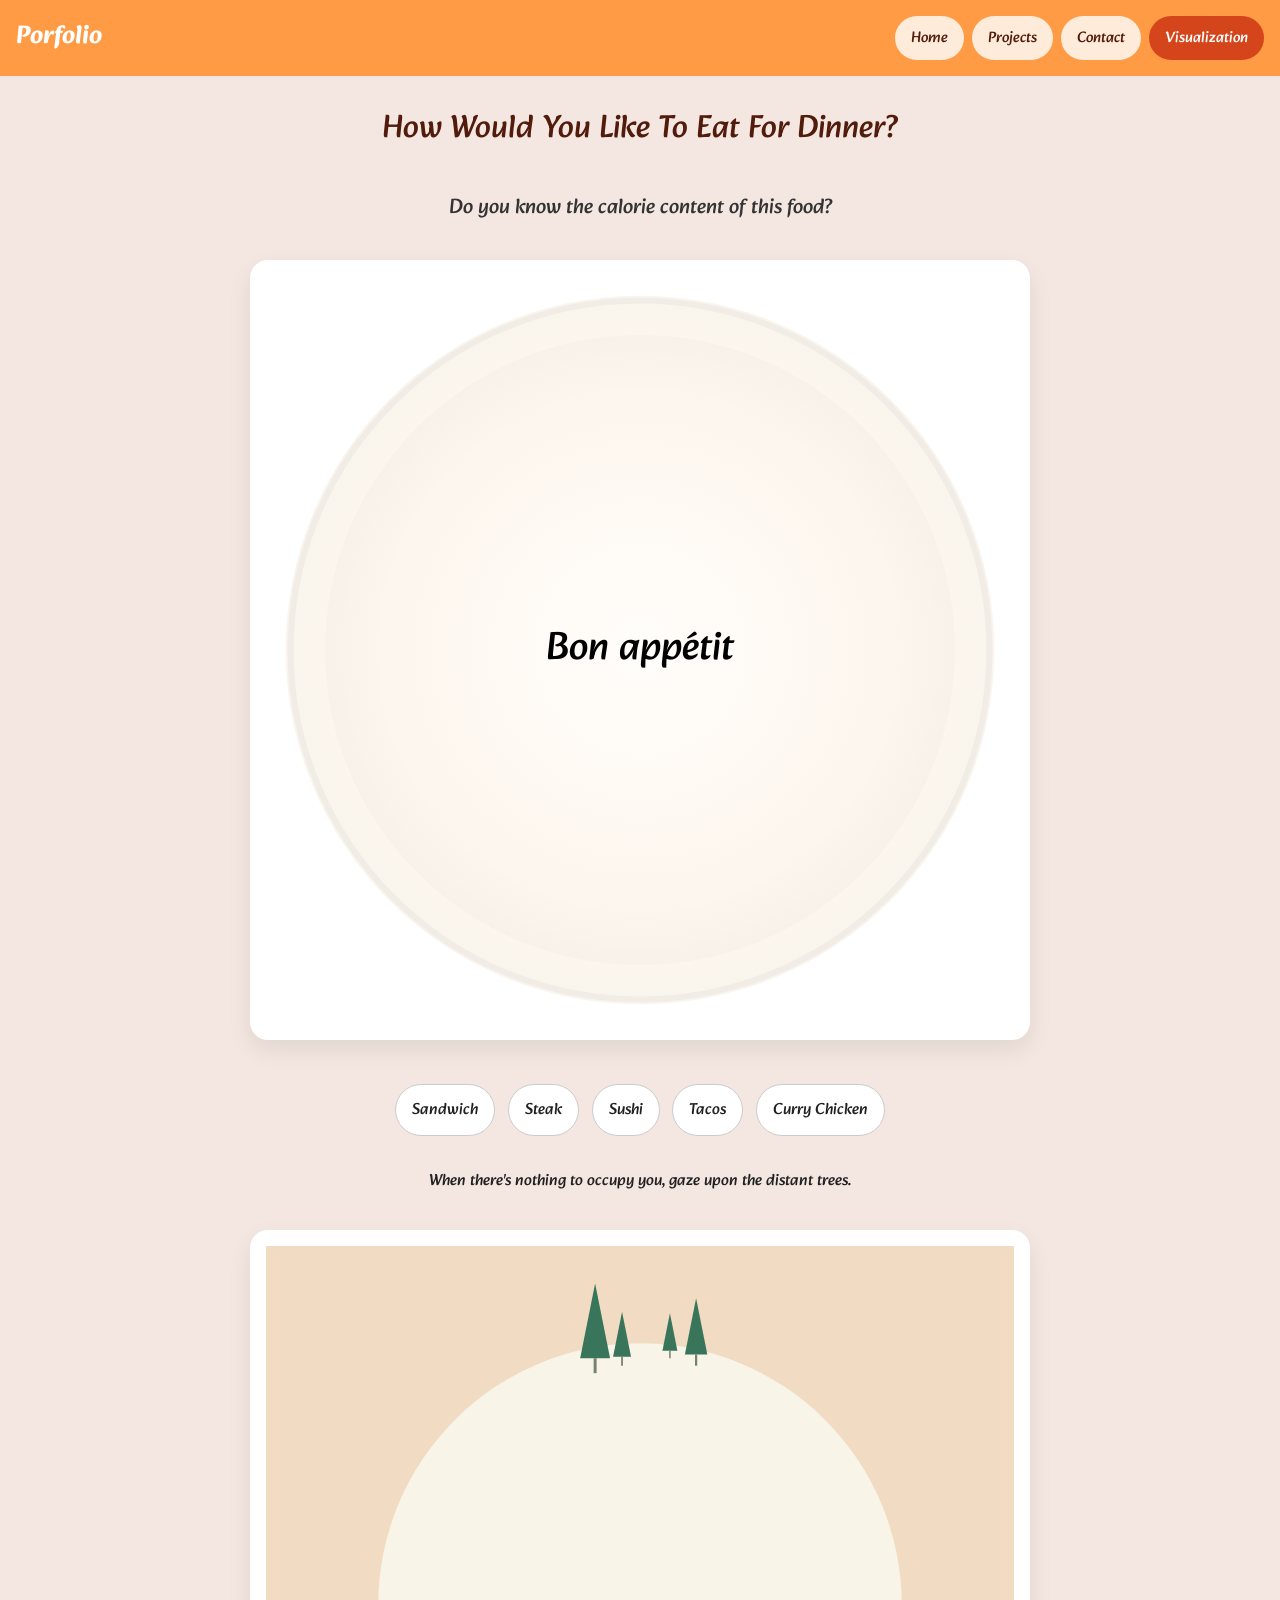
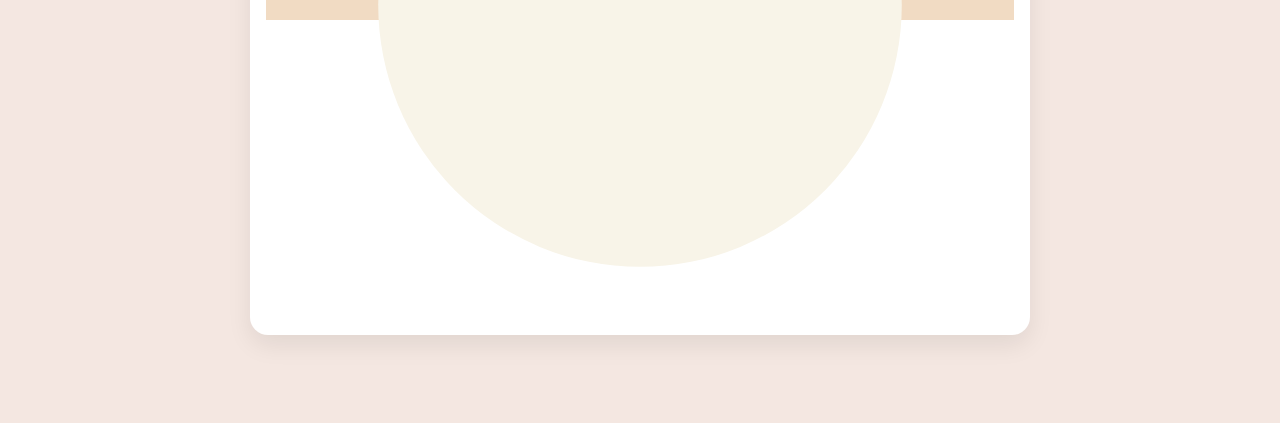
<file: visualizations.html>
<!DOCTYPE html>
<html lang="en">
<head>
    <meta charset="UTF-8">
    <meta name="viewport" content="width=device-width, initial-scale=1.0">
    <title>Visualization</title>
    <link rel="stylesheet" href="style.css" />
    <link href="https://fonts.googleapis.com/css2?family=Alkatra:wght@400;500;600&display=swap" rel="stylesheet">
</head>
<body>
    <header>
        <h1>Porfolio</h1>
        <nav>
            <a href="index.html">Home</a>
            <a href="index.html#projects">Projects</a>
            <a href="index.html#contact">Contact</a>
            <a href="visualizations.html" class="active">Visualization</a>
        </nav>
    </header>

    <main class="visualizations">
        <section class="visual-section">
            <p class="visualTitle01">How Would You Like To Eat For Dinner?</p>
            <p class="subtitle">Do you know the calorie content of this food?</p>
            <div id="plate" class="visual-panel">
                <svg viewBox="0 0 760 760" class="responsive-svg" preserveAspectRatio="xMidYMid meet">
                    <defs>
                        <radialGradient id="plateGradient" cx="50%" cy="50%" r="50%">
                            <stop offset="0%" stop-color="#fffdfa" />
                            <stop offset="70%" stop-color="#fff8f0" />
                            <stop offset="100%" stop-color="#f9f4ec" />
                        </radialGradient>
                        <radialGradient id="rimGradient" cx="50%" cy="50%" r="50%">
                            <stop offset="0%" stop-color="rgba(255,255,255,0)" />
                            <stop offset="80%" stop-color="rgba(0,0,0,0.03)" />
                            <stop offset="100%" stop-color="rgba(0,0,0,0.06)" />
                        </radialGradient>
                    </defs>
                    <circle cx="380" cy="380" r="360" fill="url(#plateGradient)" />
                    <circle cx="380" cy="380" r="355" fill="none" stroke="#f0ebe4" stroke-width="6" opacity="0.85" />
                    <circle cx="380" cy="380" r="320" fill="url(#rimGradient)" opacity="0.28" />
                    <circle id="pan" cx="380" cy="380" r="200" fill="none" />
                    <text id="centerText" x="380" y="380" text-anchor="middle" dominant-baseline="middle" font-size="40" fill="black">Bon appétit</text>
                </svg>
            </div>
            <div class="Food">
                <p id="Sandwich">Sandwich</p>
                <p id="Steak">Steak</p>
                <p id="Sushi">Sushi</p>
                <p id="Tacos">Tacos</p>
                <p id="CurryChicken">Curry Chicken</p>
            </div>
        </section>

        <section class="visual-section">
            <p class="visualTitle02">When there's nothing to occupy you, gaze upon the distant trees.</p>
            <div class="visual-panel">
                <svg viewBox="-500 -100 1000 900" class="responsive-svg" preserveAspectRatio="xMidYMid meet">
                    <defs>
                        <g id="tree">
                            <polygon points="-10,0 10,0 0 -50" fill="#38755b" />
                            <line x1="0" y1="0" x2="0" y2="10" stroke="#778074" stroke-width="2" />
                        </g>
                    </defs>
                    <rect x="-500" y="-100" width="1000" height="500" fill="#F1DBC3" />
                    <circle cx="0" cy="380" r="350" fill="#F8F4E8" />
                    <use href="#tree" x="-30" y="25" transform="scale(2)" />
                    <use href="#tree" x="-20" y="40" transform="scale(1.2)" />
                    <use href="#tree" x="40" y="40" />
                    <use href="#tree" x="50" y="30" transform="scale(1.5)" />
                </svg>
            </div>
        </section>
    </main>

    <script src="vis.js"></script>
</body>
</html>
</file>
<file: style.css>
*, *::before, *::after {
    box-sizing: border-box;
}

html,
body {
    margin: 0;
    padding: 0;
    min-height: 100%;
    font-family: 'Alkatra', sans-serif;
    background-color: #F4E7E1;
    color: #212121;
    scroll-behavior: smooth;
}

body {
    line-height: 1.6;
}

img,
.responsive-svg {
    max-width: 100%;
    height: auto;
    display: block;
}

a {
    color: inherit;
    text-decoration: none;
}

header {
    position: fixed;
    top: 0;
    left: 0;
    width: 100%;
    background-color: #FF9B45;
    padding: 1rem;
    display: flex;
    align-items: center;
    justify-content: space-between;
    gap: 1rem;
    z-index: 1000;
}

header h1 {
    margin: 0;
    font-size: 1.6rem;
    color: #fff;
}

nav {
    display: flex;
    flex-wrap: wrap;
    gap: 0.5rem;
    justify-content: center;
}

nav a {
    display: inline-block;
    padding: 0.6rem 1rem;
    font-size: 0.95rem;
    color: #521C0D;
    background-color: rgba(255, 255, 255, 0.8);
    border-radius: 9999px;
    transition: background-color 0.2s ease, color 0.2s ease;
}

nav a:hover {
    color: white;
    background-color: #D5451B;
}

nav a.active {
    color: white;
    background-color: #D5451B;
}

main {
    max-width: 1200px;
    margin: 0 auto;
    padding: 6.5rem 10% 2rem;
}

section {
    margin-bottom: 2.5rem;
    scroll-margin-top: 6.5rem;
}

.section-heading h2 {
    font-size: 1.8rem;
    margin: 0 0 1rem 0;
    display: inline-block;
    background-color: #521C0D;
    color: #fff;
    padding: 0.65rem 1rem;
    border-radius: 8px;
}

.education .section-heading h2 {
    background-color: #6D9886;
}

.skills .section-heading h2 {
    background-color: #002D74;
}

.projects .section-heading h2,
.contact .section-heading h2 {
    background-color: #521C0D;
}

.about-grid {
    display: grid;
    grid-template-columns: 150px 1fr;
    gap: 1.5rem;
    align-items: start;
}

.about-copy {
    order: 2;
}

.about-copy p {
    background-color: #D9CAB3;
    padding: 1.15rem;
    border-radius: 12px;
    font-size: 1rem;
    margin: 0;
}

.about-image {
    order: 1;
}

.about-image img {
    width: 100%;
    max-width: 200px;
    border-radius: 16px;
    box-shadow: 0 8px 20px rgba(0, 0, 0, 0.1);
}

.education-list {
    display: grid;
    gap: 1rem;
}

.education-item {
    background-color: #fff;
    border-radius: 12px;
    padding: 1rem;
    box-shadow: 0 6px 16px rgba(0, 0, 0, 0.05);
}

.education-item h3 {
    margin: 0 0 0.5rem 0;
    font-size: 1.2rem;
    color: #521C0D;
}

.education-item p {
    margin: 0;
    color: #333;
}

.skill-list {
    display: flex;
    flex-wrap: wrap;
    gap: 0.85rem;
    justify-content: flex-start;
}

.skill-list span {
    display: inline-flex;
    align-items: center;
    justify-content: center;
    padding: 0.75rem 1rem;
    background-color: #20B2AA;
    color: white;
    border-radius: 999px;
    font-size: 0.95rem;
    min-width: 120px;
    text-align: center;
}

.skill-list span:nth-child(2) { background-color: #006241; }
.skill-list span:nth-child(3) { background-color: #00BFFF; }
.skill-list span:nth-child(4) { background-color: #FA8072; }
.skill-list span:nth-child(5) { background-color: #4B1437; }

.reflection-content h3 {
    margin: 0 0 0.75rem 0;
    font-size: 1.2rem;
    color: #521C0D;
}

.reflection-content > p {
    margin: 0 0 1rem 0;
    color: #2f2f2f;
}

.reflection-content ul {
    margin: 0;
    padding-left: 1.5rem;
    color: #2f2f2f;
}

.reflection-content ul li {
    margin-bottom: 0.75rem;
    line-height: 1.6;
}

.reflection-content ul li strong {
    color: #521C0D;
}

.reflection-content ul ul {
    margin-top: 0.5rem;
    margin-bottom: 0;
}

.reflection-content ul ul li {
    margin-bottom: 0.5rem;
}

.project-card {
    display: grid;
    grid-template-columns: 1fr;
    gap: 1.5rem;
    align-items: start;
    margin-bottom: 3rem;
}

.project-card--split {
    grid-template-columns: 1fr 1fr;
    align-items: center;
}

.project-detail-grid {
    display: grid;
    gap: 3rem;
}

.project-detail-row {
    display: grid;
    grid-template-columns: minmax(200px, 280px) 1fr;
    gap: 2.5rem;
    align-items: start;
}

.project-detail-row img {
    width: 100%;
    border-radius: 18px;
    cursor: pointer;
    object-fit: cover;
}

.project-detail-text h4 {
    margin: 0 0 0.5rem 0;
    font-size: 1.1rem;
    color: #521C0D;
    font-weight: 600;
}

.project-detail-text p {
    margin: 0.5rem 0 0 0;
    font-size: 0.95rem;
    color: #2f2f2f;
    line-height: 1.5;
}

.project-copy h3 {
    margin-top: 0;
    font-size: 1.5rem;
    color: #FF9013;
}

.project-copy h4 {
    margin: 1.25rem 0 0.5rem 0;
    font-size: 1.1rem;
    color: #521C0D;
    font-weight: 600;
}

.project-copy p {
    margin: 0.75rem 0 0 0;
    font-size: 1rem;
    color: #2f2f2f;
}

.project-details {
    display: flex;
    flex-direction: column;
    gap: 1.25rem;
}

.project-details h4 {
    margin: 0;
    font-size: 1.1rem;
    color: #521C0D;
    font-weight: 600;
}

.project-details p {
    margin: 0.5rem 0 0 0;
    font-size: 0.95rem;
    color: #2f2f2f;
    line-height: 1.5;
}

.contact p,
.contact .github-link {
    margin: 0.5rem 0;
    font-size: 1rem;
}

.github-link {
    display: inline-block;
    background-color: #fff;
    color: #521C0D;
    padding: 0.6rem 1rem;
    border-radius: 12px;
    cursor: pointer;
    border: 1px solid #d9d9d9;
}

footer {
    padding: 1rem;
    background-color: #FF9B45;
    color: #fff;
    text-align: center;
}

.footer-text,
.footer-name {
    margin: 0.25rem 0;
}

.visualizations {
    max-width: 1200px;
    margin: 0 auto;
    padding: 6.5rem 1rem 2rem;
}

.visual-section {
    margin-bottom: 2rem;
    display: flex;
    flex-direction: column;
    align-items: center;
    gap: 1.25rem;
    text-align: center;
}

.visualTitle01,
.visualTitle02,
.subtitle {
    margin: 0 0 1rem 0;
}

.visualTitle01 {
    font-size: 2rem;
    color: #521C0D;
}

.subtitle {
    font-size: 1.3rem;
    color: #333;
}

.visual-panel {
    background-color: white;
    border-radius: 18px;
    padding: 1rem;
    box-shadow: 0 10px 25px rgba(0, 0, 0, 0.08);
    margin-bottom: 1.5rem;
    max-width: 780px;
    width: 100%;
}

.visual-panel svg {
    width: 100%;
    height: auto;
    display: block;
}

.Food {
    display: flex;
    flex-wrap: wrap;
    gap: 0.8rem;
    justify-content: center;
    width: 100%;
    max-width: 780px;
}

.Food p {
    margin: 0;
    padding: 0.75rem 1rem;
    background-color: #fff;
    border-radius: 999px;
    border: 1px solid #ccc;
    font-size: 1rem;
    cursor: pointer;
    transition: transform 0.2s ease, background-color 0.2s ease, color 0.2s ease;
}

.Food p:hover {
    transform: translateY(-2px);
}

.Food #Sandwich:hover {
    background-color: #f4a261;
    color: #2f2f2f;
}

.Food #Steak:hover {
    background-color: #e76f51;
    color: white;
}

.Food #Sushi:hover {
    background-color: #2a9d8f;
    color: white;
}

.Food #Tacos:hover {
    background-color: #e9c46a;
    color: #2f2f2f;
}

.Food #CurryChicken:hover {
    background-color: #f4a261;
    color: #2f2f2f;
}

@media (max-width: 900px) {
    .about-grid,
    .project-card {
        grid-template-columns: 1fr;
    }

    .project-card--split {
        grid-template-columns: 1fr;
    }

    .project-detail-row {
        grid-template-columns: 1fr;
        gap: 1rem;
    }

    .project-detail-row img {
        width: 100%;
        height: auto;
    }

    .project-detail-text {
        width: 100%;
    }

    .skill-list,
    .Food {
        justify-content: center;
    }
}

@media (max-width: 700px) {
    header {
        flex-direction: column;
        align-items: stretch;
    }

    nav {
        justify-content: stretch;
    }

    header h1 {
        font-size: 1.3rem;
    }

    nav a {
        font-size: 0.9rem;
        width: 100%;
        text-align: center;
    }

    main,
    .visualizations {
        padding-top: 15rem;
    }

    .section-heading h2 {
        font-size: 1.5rem;
        margin-top: 4rem;
    }

    .visualTitle01,
    .visualTitle02 {
        font-size: 1.6rem;
    }

    .subtitle {
        font-size: 1rem;
    }

    .about-grid {
        grid-template-columns: 150px 1fr;
        gap: 1rem;
    }

    .about-copy {
        order: 2;
    }

    .about-image {
        order: 1;
    }

    .about-image {
        max-width: 100%;
        margin: 0;
    }

    .about-image img {
        width: 100%;
    }
}

@media (max-width: 500px) {
    header {
        padding: 0.9rem;
    }

    nav {
        gap: 0.4rem;
    }

    .skill-list span,
    .Food p {
        min-width: 100%;
    }

    .project-copy h3 {
        font-size: 1.25rem;
    }
}
</file>
